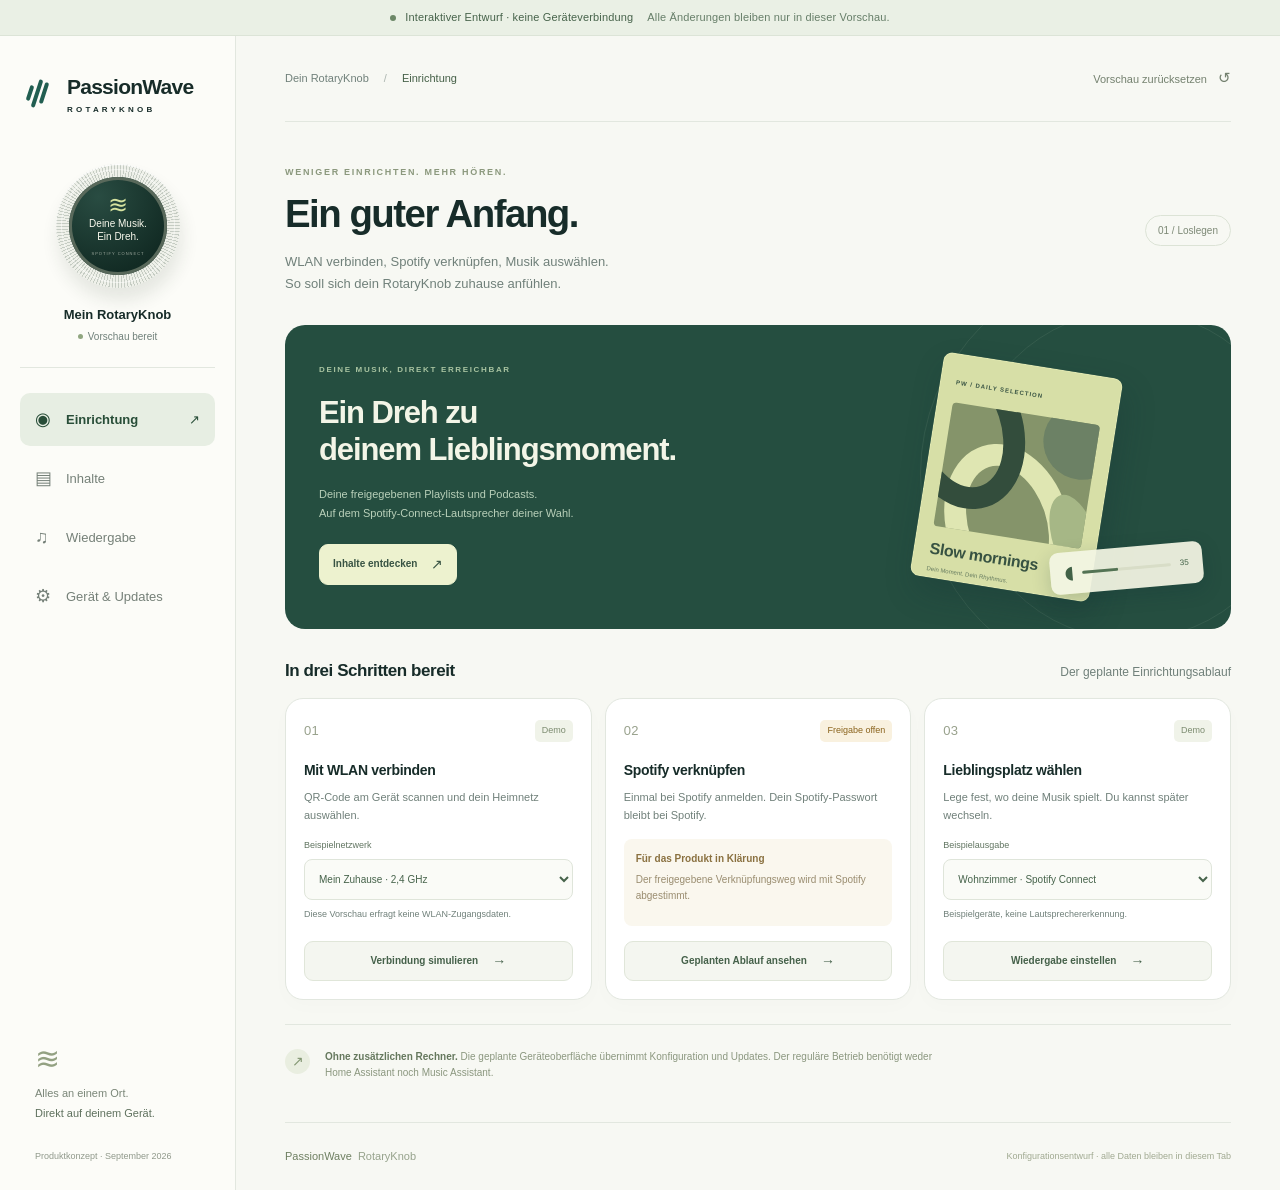
<file: web/index.html>
<!doctype html>
<html lang="de">
<head>
  <meta charset="utf-8">
  <meta name="viewport" content="width=device-width, initial-scale=1">
  <meta name="color-scheme" content="light">
  <title>PassionWave · RotaryKnob</title>
  <link rel="stylesheet" href="styles.css">
  <script src="app.js" defer></script>
</head>
<body>
  <div class="preview-banner"><span class="preview-dot"></span> Interaktiver Entwurf · keine Geräteverbindung <span class="banner-detail">Alle Änderungen bleiben nur in dieser Vorschau.</span></div>
  <div class="shell">
    <aside class="sidebar">
      <a class="brand" href="#einrichtung" aria-label="PassionWave Startseite"><span class="brand-icon" aria-hidden="true"><i></i><i></i><i></i></span><span>PassionWave<span class="brand-subtitle">ROTARYKNOB</span></span></a>
      <div class="device-card"><div class="knob" aria-hidden="true"><div class="knob-screen"><span class="tiny-wave">≋</span><span>Deine Musik.<br>Ein Dreh.</span><small>SPOTIFY CONNECT</small></div></div><div class="device-name" id="sidebar-device-name">Mein RotaryKnob</div><span class="status"><span></span> Vorschau bereit</span></div>
      <nav class="tabs" role="tablist" aria-label="Konfiguration" aria-orientation="vertical">
        <button class="tab active" id="tab-einrichtung" role="tab" aria-selected="true" aria-controls="panel-einrichtung" data-tab="einrichtung"><span class="tab-icon" aria-hidden="true">◉</span> Einrichtung <span class="tab-arrow" aria-hidden="true">↗</span></button>
        <button class="tab" id="tab-inhalte" role="tab" aria-selected="false" aria-controls="panel-inhalte" tabindex="-1" data-tab="inhalte"><span class="tab-icon" aria-hidden="true">▤</span> Inhalte</button>
        <button class="tab" id="tab-wiedergabe" role="tab" aria-selected="false" aria-controls="panel-wiedergabe" tabindex="-1" data-tab="wiedergabe"><span class="tab-icon" aria-hidden="true">♫</span> Wiedergabe</button>
        <button class="tab" id="tab-geraet" role="tab" aria-selected="false" aria-controls="panel-geraet" tabindex="-1" data-tab="geraet"><span class="tab-icon" aria-hidden="true">⚙</span> Gerät & Updates</button>
      </nav>
      <div class="sidebar-bottom"><span class="small-wave" aria-hidden="true">≋</span><p>Alles an einem Ort.<br><strong>Direkt auf deinem Gerät.</strong></p><span class="muted small">Produktkonzept · September 2026</span></div>
    </aside>
    <main>
      <header class="topbar"><span class="breadcrumb">Dein RotaryKnob <span>/</span> <strong id="breadcrumb-page">Einrichtung</strong></span><button class="text-button" id="reset-demo" type="button">Vorschau zurücksetzen <span aria-hidden="true">↺</span></button></header>

      <section id="panel-einrichtung" class="panel" role="tabpanel" aria-labelledby="tab-einrichtung" tabindex="0">
        <div class="page-heading"><div><p class="eyebrow">WENIGER EINRICHTEN. MEHR HÖREN.</p><h1>Ein guter Anfang.</h1><p class="lead">WLAN verbinden, Spotify verknüpfen, Musik auswählen.<br>So soll sich dein RotaryKnob zuhause anfühlen.</p></div><span class="outline-badge">01 / Loslegen</span></div>
        <div class="hero"><div class="hero-copy"><span class="hero-kicker">DEINE MUSIK, DIREKT ERREICHBAR</span><h2>Ein Dreh zu<br>deinem Lieblingsmoment.</h2><p>Deine freigegebenen Playlists und Podcasts.<br>Auf dem Spotify-Connect-Lautsprecher deiner Wahl.</p><button class="button button-light" type="button" data-go="inhalte">Inhalte entdecken <span aria-hidden="true">↗</span></button></div><div class="hero-art" aria-hidden="true"><div class="orbit orbit-one"></div><div class="orbit orbit-two"></div><div class="album-card"><span>PW / DAILY SELECTION</span><div class="album-graphic"><i></i><i></i><i></i><i></i></div><strong>Slow mornings</strong><small>Dein Moment. Dein Rhythmus.</small></div><div class="floating-volume"><span>◖</span><div><i></i></div><strong>35</strong></div></div></div>
        <div class="section-title"><h2>In drei Schritten bereit</h2><span class="muted small">Der geplante Einrichtungsablauf</span></div>
        <div class="setup-grid">
          <article class="card setup-card"><div class="step-top"><span class="step-number">01</span><span class="pill neutral" id="wifi-pill">Demo</span></div><h3>Mit WLAN verbinden</h3><p>QR-Code am Gerät scannen und dein Heimnetz auswählen.</p><label for="wifi-network">Beispielnetzwerk</label><select id="wifi-network"><option>Mein Zuhause · 2,4 GHz</option><option>Studio · 2,4 GHz</option><option>Gastnetz · Demo</option></select><p class="field-hint">Diese Vorschau erfragt keine WLAN-Zugangsdaten.</p><button class="button button-secondary full" type="button" id="simulate-wifi">Verbindung simulieren <span aria-hidden="true">→</span></button></article>
          <article class="card setup-card"><div class="step-top"><span class="step-number">02</span><span class="pill amber">Freigabe offen</span></div><h3>Spotify verknüpfen</h3><p>Einmal bei Spotify anmelden. Dein Spotify-Passwort bleibt bei Spotify.</p><div class="gate-note"><strong>Für das Produkt in Klärung</strong><span>Der freigegebene Verknüpfungsweg wird mit Spotify abgestimmt.</span></div><button class="button button-secondary full" type="button" id="linking-info">Geplanten Ablauf ansehen <span aria-hidden="true">→</span></button></article>
          <article class="card setup-card"><div class="step-top"><span class="step-number">03</span><span class="pill neutral">Demo</span></div><h3>Lieblingsplatz wählen</h3><p>Lege fest, wo deine Musik spielt. Du kannst später wechseln.</p><label for="onboarding-output">Beispielausgabe</label><select id="onboarding-output"><option value="living">Wohnzimmer · Spotify Connect</option><option value="kitchen">Küche · Spotify Connect</option><option value="office">Arbeitszimmer · Spotify Connect</option></select><p class="field-hint">Beispielgeräte, keine Lautsprechererkennung.</p><button class="button button-secondary full" type="button" data-go="wiedergabe">Wiedergabe einstellen <span aria-hidden="true">→</span></button></article>
        </div>
        <div class="quiet-note"><span aria-hidden="true">↗</span><p><strong>Ohne zusätzlichen Rechner.</strong> Die geplante Geräteoberfläche übernimmt Konfiguration und Updates. Der reguläre Betrieb benötigt weder Home Assistant noch Music Assistant.</p></div>
      </section>

      <section id="panel-inhalte" class="panel" role="tabpanel" aria-labelledby="tab-inhalte" tabindex="0" hidden>
        <div class="page-heading"><div><p class="eyebrow">NUR DAS, WAS DU GERNE HÖRST.</p><h1>Deine Auswahl.</h1><p class="lead">Bestimme, welche Inhalte am RotaryKnob erscheinen.</p></div><span class="outline-badge"><span id="content-count">4</span> Einträge</span></div>
        <div class="section-title"><h2>Playlists & Podcasts</h2><span class="pill neutral">Beispielinhalte</span></div>
        <div id="favorites-list" class="favorites-list" aria-label="Freigeschaltete Spotify-Inhalte"></div>
        <form class="card add-card" id="favorite-form"><div><h3>Spotify-Inhalt hinzufügen</h3><p class="muted">Playlist, Podcast oder Episode als Link eintragen.</p></div><div class="form-grid"><div><label for="favorite-title">Anzeigename</label><input id="favorite-title" name="name" placeholder="Zum Beispiel: Mein Feierabend" maxlength="60" required></div><div><label for="favorite-url">Spotify-Link</label><input id="favorite-url" name="url" type="url" placeholder="https://open.spotify.com/playlist/…" maxlength="512" required aria-describedby="favorite-hint"></div></div><p id="favorite-hint" class="field-hint">Nur die lokale Auswahl wird geändert. Spotify-Daten werden nicht abgerufen.</p><div class="form-bottom"><span class="field-error" id="favorite-error" role="alert"></span><button class="button" type="submit">Zur Auswahl hinzufügen <span aria-hidden="true">+</span></button></div></form>
        <div class="section-title radio-heading"><div><h2>Deine Radiosender</h2><p class="muted small">Eine eigene Liste für Webradio.</p></div><a class="text-link" href="https://www.radio-browser.info/" target="_blank" rel="noopener noreferrer">Radio Browser öffnen ↗</a></div>
        <div class="notice"><span class="notice-icon" aria-hidden="true">i</span><p><strong>Radio braucht einen passenden Ausgang.</strong> Webradio-URLs können nicht über Spotify Connect abgespielt werden. Die Liste ist vorgesehen; ein lokaler Audioausgang wird separat geprüft.</p></div>
        <div id="radio-list" class="radio-list" aria-label="Konfigurierte Radiosender"></div>
        <form class="card add-card" id="radio-form"><h3>Sender hinzufügen</h3><div class="form-grid"><div><label for="radio-title">Sendername</label><input id="radio-title" maxlength="60" placeholder="Dein Lieblingssender" required></div><div><label for="radio-url">Direkte Stream-URL</label><input id="radio-url" type="url" maxlength="1024" placeholder="https://stream.example.org/live.mp3" required></div></div><p class="field-hint">Öffentliche HTTP(S)-Adressen. Keine Verbindung oder Audio-Prüfung in dieser Vorschau.</p><div class="form-bottom"><span class="field-error" id="radio-error" role="alert"></span><button class="button button-secondary" type="submit">Sender speichern <span aria-hidden="true">+</span></button></div></form>
      </section>

      <section id="panel-wiedergabe" class="panel" role="tabpanel" aria-labelledby="tab-wiedergabe" tabindex="0" hidden>
        <div class="page-heading"><div><p class="eyebrow">DEIN RAUM. DEIN RHYTHMUS.</p><h1>So klingt dein Zuhause.</h1><p class="lead">Wähle die Ausgabe und passe das Verhalten an.</p></div><span class="outline-badge">Beispielgeräte</span></div>
        <div class="card settings-card"><div class="section-title no-top"><h2>Spotify-Connect-Ausgabe</h2><span class="pill neutral">Simulierte Auswahl</span></div><div class="outputs" id="outputs"><label class="output-card"><input type="radio" name="output" value="living" checked><span class="speaker-icon" aria-hidden="true">▣</span><strong>Wohnzimmer</strong><span>Spotify Connect · Demo</span></label><label class="output-card"><input type="radio" name="output" value="kitchen"><span class="speaker-icon" aria-hidden="true">▣</span><strong>Küche</strong><span>Spotify Connect · Demo</span></label><label class="output-card"><input type="radio" name="output" value="office"><span class="speaker-icon" aria-hidden="true">▣</span><strong>Arbeitszimmer</strong><span>Spotify Connect · Demo</span></label></div><p class="field-hint">Verfügbarkeit und Lautstärkesteuerung hängen später vom tatsächlich verbundenen Gerät ab.</p></div>
        <div class="two-columns"><div class="card settings-card"><h2>Lautstärke</h2><div class="range-setting"><label for="volume-limit">Maximale Lautstärke <output id="volume-limit-value" for="volume-limit">70 %</output></label><input id="volume-limit" type="range" min="10" max="100" step="5" value="70"><div class="range-labels"><span>10 %</span><span>100 %</span></div></div><div class="range-setting"><label for="preview-volume">Lautstärke-Vorschau <output id="preview-volume-value" for="preview-volume">35 %</output></label><input id="preview-volume" type="range" min="0" max="70" step="5" value="35"><div class="range-labels"><span>Leise</span><span id="preview-volume-max">70 %</span></div></div><p class="field-hint">Die Lautstärke-Vorschau veranschaulicht das Limit und ist keine gespeicherte Einstellung. Das Limit gilt für Befehle dieses Reglers. Andere Spotify-Apps können die Lautstärke weiterhin ändern.</p></div><div class="card settings-card"><h2>Beim Abspielen</h2><label class="switch-row" for="resume"><span><strong>Bei manuellem Start fortsetzen</strong><small>Erst nach Play; beim Einschalten bleibt die Musik aus.</small></span><input class="switch" type="checkbox" id="resume" checked></label><label class="switch-row" for="shuffle"><span><strong>Zufällige Reihenfolge</strong><small>Für neu gestartete Playlists.</small></span><input class="switch" type="checkbox" id="shuffle"></label><p class="field-hint">Die verfügbaren Wiedergabefunktionen hängen vom freigegebenen Spotify-Zugang und der Ausgabe ab.</p></div></div>
        <div class="card optional-card"><span class="headphone-icon" aria-hidden="true">∩</span><div><h3>Kopfhörer am RotaryKnob</h3><p>Die Klinkenbuchse ist als Erweiterung in Prüfung. Audio-Hardware, Klang und Spotify-Freigabe müssen bestätigt werden.</p></div><span class="pill amber">Noch nicht verfügbar</span></div>
        <div class="save-row"><span class="muted small">Änderungen gelten nur während dieser Vorschau.</span><button class="button" type="button" data-save>Demo-Einstellungen übernehmen <span aria-hidden="true">✓</span></button></div>
      </section>

      <section id="panel-geraet" class="panel" role="tabpanel" aria-labelledby="tab-geraet" tabindex="0" hidden>
        <div class="page-heading"><div><p class="eyebrow">KLEINE DETAILS, GROSSE FREUDE.</p><h1>Ganz nach deinem Gefühl.</h1><p class="lead">Passe deinen RotaryKnob an und halte ihn aktuell.</p></div><span class="outline-badge">Geräteeinstellungen</span></div>
        <div class="two-columns"><form class="card settings-card" id="device-form"><h2>Dein Gerät</h2><label for="device-name">Gerätename</label><input id="device-name" value="Mein RotaryKnob" maxlength="40" required><label for="timezone">Zeitzone</label><select id="timezone"><option value="Europe/Berlin">Berlin · Europa</option><option value="Europe/London">London · Europa</option><option value="America/New_York">New York · Amerika</option><option value="UTC">UTC</option></select><div class="range-setting"><label for="brightness">Displayhelligkeit <output id="brightness-value" for="brightness">80 %</output></label><input id="brightness" type="range" min="10" max="100" step="5" value="80"></div><button class="button button-secondary" type="submit">Demo-Gerät speichern <span aria-hidden="true">✓</span></button></form><div class="card settings-card"><h2>Bedienung & Ruhe</h2><label class="switch-row" for="haptics"><span><strong>Haptisches Feedback</strong><small>Spürbare Rückmeldung bei der Bedienung.</small></span><input id="haptics" class="switch" type="checkbox" checked></label><label class="switch-row" for="auto-dim"><span><strong>Display automatisch dimmen</strong><small>Weniger Licht, wenn du nichts bedienst.</small></span><input id="auto-dim" class="switch" type="checkbox" checked></label><label for="display-sleep">Display-Ruhe nach</label><select id="display-sleep"><option value="30">30 Sekunden</option><option value="60" selected>1 Minute</option><option value="120">2 Minuten</option><option value="300">5 Minuten</option></select><p class="field-hint">Eine Berührung oder Drehung weckt das Display.</p></div></div>
        <div class="section-title"><h2>Updates ohne Kabel</h2><span class="pill neutral">Ablauf-Simulation</span></div>
        <article class="card update-card"><div class="update-header"><div><p class="eyebrow">FIRMWARE</p><h3>Immer ein Stück besser.</h3><p class="muted">Ein gemeinsames Update für beide Prozessoren.</p></div><label class="channel-label" for="update-channel">Updatekanal<select id="update-channel"><option value="stable">Stabil</option><option value="beta">Beta · Testversionen</option></select></label></div><div class="version-grid"><div><span>Begleitprozessor</span><strong id="companion-version">Demo 0.1.0</strong><small>ESP32</small></div><div><span>Display & Steuerung</span><strong id="display-version">Demo 0.1.0</strong><small>ESP32-S3</small></div><div><span>Nächste Beispielversion</span><strong>Demo 0.2.0</strong><small>Kein echtes Firmwarepaket</small></div></div><div class="update-explainer"><strong>Erst prüfen, dann aktualisieren.</strong><p>Geplant sind signierte Pakete, Kompatibilitätsprüfung und Rückkehr zur vorherigen Firmware bei einem fehlgeschlagenen Start.</p></div><ol class="ota-steps" id="ota-steps"><li data-phase="verify"><span>1</span><div><strong>Paket prüfen</strong><small>Signatur, Gerät und Versionen</small></div><b>Bereit</b></li><li data-phase="companion"><span>2</span><div><strong>Begleitprozessor</strong><small>Übertragen, starten, selbst testen</small></div><b>Wartet</b></li><li data-phase="display"><span>3</span><div><strong>Display & Steuerung</strong><small>S3 aktualisiert seinen zweiten App-Slot</small></div><b>Wartet</b></li><li data-phase="complete"><span>4</span><div><strong>Wieder bereit</strong><small>Gemeinsamen Zustand bestätigen</small></div><b>Wartet</b></li></ol><div class="ota-status" id="ota-status" role="status" aria-live="polite">Die Simulation ist bereit. Es wird nichts heruntergeladen oder installiert.</div><div class="update-actions"><label class="checkbox-label"><input type="checkbox" id="simulate-failure">Unterbrechung beim Begleitprozessor simulieren</label><button class="button" id="start-ota" type="button">Update-Ablauf simulieren <span aria-hidden="true">↗</span></button></div></article>
        <div class="card upload-card"><div><h3>Update aus Datei</h3><p>Geplanter zweiter Weg: ein signiertes Gesamtpaket hochladen und über denselben Prüfablauf installieren.</p></div><button class="button button-secondary" id="upload-info" type="button">Geplanten Datei-Import ansehen</button></div>
      </section>
      <footer><span>PassionWave <strong>RotaryKnob</strong></span><span>Konfigurationsentwurf · alle Daten bleiben in diesem Tab</span></footer>
    </main>
  </div>
  <div class="toast" id="toast" role="status" aria-live="polite" hidden></div>
  <dialog id="info-dialog" aria-labelledby="dialog-title"><button class="dialog-close" type="button" aria-label="Dialog schließen">×</button><p class="eyebrow">GEPLANTER PRODUKTABLAUF</p><h2 id="dialog-title"></h2><div id="dialog-body"></div><button class="button dialog-ok" type="button">Verstanden</button></dialog>
  <dialog id="edit-dialog" aria-labelledby="edit-title"><button class="dialog-close edit-close" type="button" aria-label="Bearbeitung schließen">×</button><p class="eyebrow">DEINE DEMO-AUSWAHL</p><h2 id="edit-title">Eintrag bearbeiten</h2><form id="edit-form"><label for="edit-name">Anzeigename</label><input id="edit-name" maxlength="60" required><label for="edit-url" style="margin-top:18px">Link oder Stream-URL</label><input id="edit-url" type="url" maxlength="1024"><p class="field-hint" id="edit-hint"></p><p class="field-error" id="edit-error" role="alert"></p><button class="button dialog-ok" type="submit">Änderungen übernehmen</button></form></dialog>
</body>
</html>
</file>
<file: web/styles.css>
:root{--ink:#172c29;--muted:#70807a;--teal:#215e51;--teal-dark:#18463d;--line:#e2e7df;--paper:#f7f8f3;--white:#fff;--soft:#edf3ec;--amber:#8a631d;--radius:18px;--shadow:0 6px 20px #203c2b04}*{box-sizing:border-box}html{scroll-behavior:smooth}body{margin:0;background:var(--paper);color:var(--ink);font-family:-apple-system,BlinkMacSystemFont,"Segoe UI",sans-serif;font-size:14px;line-height:1.5}button,input,select{font:inherit}button,a,input,select{touch-action:manipulation}button,a{ -webkit-tap-highlight-color:transparent}button{cursor:pointer}button:disabled{cursor:wait;opacity:.65}a{color:inherit}button:focus-visible,a:focus-visible,input:focus-visible,select:focus-visible,[tabindex]:focus-visible{outline:3px solid #c88a3a;outline-offset:3px}[hidden]{display:none!important}h1,h2,h3,p{margin:0}h1{font-size:clamp(30px,3vw,43px);font-weight:650;letter-spacing:-1.5px;line-height:1.18}h2{font-size:21px;line-height:1.35;letter-spacing:-.45px;font-weight:650}h3{font-size:18px;line-height:1.35;letter-spacing:-.3px;font-weight:650}p{line-height:1.6}.muted{color:var(--muted)}.small{font-size:12px}.preview-banner{background:#eaf0e5;border-bottom:1px solid #dce4d7;display:flex;align-items:center;justify-content:center;gap:9px;padding:9px 20px;font-size:11px;letter-spacing:.15px;color:#47634b;min-height:36px}.preview-dot{width:6px;height:6px;border-radius:50%;background:#6c8767}.banner-detail{opacity:.8;margin-left:5px}.shell{display:grid;grid-template-columns:236px minmax(0,1fr);max-width:1660px;margin:auto;min-height:calc(100vh - 36px)}.sidebar{border-right:1px solid var(--line);padding:35px 20px 25px;background:#fcfcf8;display:flex;flex-direction:column;align-items:stretch}.brand{display:flex;gap:10px;align-items:center;text-decoration:none;font-size:21px;font-weight:700;letter-spacing:-.75px;margin-left:8px}.brand-subtitle{display:block;font-size:8px;letter-spacing:3.2px;font-weight:650;padding-top:1px}.brand-icon{display:flex;gap:3px;align-items:center;width:29px;height:32px}.brand-icon i{display:block;width:4px;border-radius:5px;background:var(--teal);height:16px;transform:rotate(18deg)}.brand-icon i:nth-child(2){height:29px}.brand-icon i:nth-child(3){height:22px}.device-card{text-align:center;margin:33px 0 25px;padding:15px 0 22px;border-bottom:1px solid var(--line)}.knob{width:124px;height:124px;border-radius:50%;padding:13px;margin:0 auto 17px;background:repeating-conic-gradient(from 0deg,#c5ccc3 0deg 1deg,#eef0e9 1deg 3deg);box-shadow:0 13px 17px #2337221b,0 1px 1px #fff inset;position:relative;transform:rotate(-10deg)}.knob:before{content:"";position:absolute;inset:5px;border:1px solid #fff8;border-radius:50%}.knob-screen{height:100%;width:100%;border-radius:50%;background:radial-gradient(circle at 30% 20%,#294c42,#122b24 75%);color:#f9f9ed;display:flex;flex-direction:column;align-items:center;justify-content:center;font-size:10px;line-height:1.3;transform:rotate(10deg);box-shadow:inset 0 0 0 3px #59695b}.tiny-wave{color:#d6e3a0;font-size:24px;line-height:20px;margin-bottom:2px}.knob-screen small{font-size:4px;letter-spacing:1px;margin-top:8px;opacity:.6}.device-name{font-size:13px;font-weight:650;overflow-wrap:anywhere}.status{font-size:10px;color:var(--muted);display:inline-flex;align-items:center;gap:5px;margin-top:5px}.status span{width:5px;height:5px;border-radius:50%;background:#90a680}.tabs{display:flex;flex-direction:column;gap:6px}.tab{border:0;border-radius:10px;background:transparent;color:#758078;font-size:13px;display:flex;gap:12px;padding:13px 15px;align-items:center;min-height:46px;text-align:left}.tab.active{background:#e7eee3;color:#284d38;font-weight:650}.tab:hover{background:#eff2e9}.tab-icon{font-size:18px;width:19px;font-weight:400}.tab-arrow{margin-left:auto;font-weight:400}.sidebar-bottom{margin-top:auto;padding:65px 15px 0}.small-wave{font-size:30px;color:#93a182}.sidebar-bottom p{font-size:11px;line-height:1.8;margin:3px 0 20px;color:#7a8678}.sidebar-bottom strong{color:#5e705d;font-weight:500}.sidebar-bottom .small{font-size:9px;color:#90998b}main{padding:0 49px;max-width:1320px;width:100%;margin:auto}.topbar{height:86px;display:flex;align-items:center;justify-content:space-between;border-bottom:1px solid var(--line);gap:18px}.breadcrumb{font-size:11px;color:var(--muted)}.breadcrumb span{padding:0 12px;opacity:.55}.breadcrumb strong{font-weight:500;color:#456047}.text-button{background:none;border:0;color:#74816f;font-size:11px;padding:10px 0}.text-button span{font-size:15px;margin-left:8px}.text-button:hover{color:var(--teal)}.page-heading{display:flex;align-items:center;justify-content:space-between;gap:24px;margin:43px 0 29px}.eyebrow{font-size:9px;font-weight:650;letter-spacing:1.7px;color:#8b987d;margin-bottom:12px}.lead{color:var(--muted);font-size:13px;margin-top:14px;line-height:1.75}.outline-badge{display:inline-flex;gap:4px;align-items:center;flex-shrink:0;font-size:10px;border:1px solid #dce3d6;border-radius:24px;padding:7px 12px;color:#7d8976}.hero{display:grid;grid-template-columns:1.2fr 1fr;min-height:304px;background:#254e40;color:#f3f5e7;border-radius:20px;overflow:hidden;position:relative}.hero-copy{padding:32px 34px 31px;z-index:1}.hero-kicker{font-size:8px;letter-spacing:1.65px;color:#a9c4a1;font-weight:650}.hero h2{font-size:31px;letter-spacing:-1.1px;line-height:1.19;margin-top:17px;font-weight:550}.hero-copy p{font-size:11px;color:#b9d0b9;line-height:1.7;margin:16px 0 22px}.button{border:1px solid var(--teal);border-radius:9px;background:var(--teal);color:#fff;display:inline-flex;align-items:center;justify-content:center;gap:14px;padding:11px 16px;font-size:11px;font-weight:600;min-height:40px;line-height:1.45;transition:background .15s,transform .15s}.button:hover{background:var(--teal-dark)}.button:active{transform:translateY(1px)}.button span{font-size:14px;font-weight:400}.button-secondary{color:#45614a;background:#f4f6f0;border-color:#e0e6d9}.button-secondary:hover{background:#e8eee1}.button-light{background:#edf2cf;border-color:#edf2cf;color:#385343;padding:9px 13px;min-height:36px;font-size:10px}.button-light:hover{background:#fffce5}.full{width:100%}.hero-art{position:relative;min-width:0;display:flex;align-items:center;justify-content:center}.orbit{position:absolute;width:330px;height:330px;border:1px solid #9eb99c20;border-radius:50%;right:-65px;top:-15px}.orbit-two{width:420px;height:420px;right:-109px;top:-61px}.album-card{width:181px;height:226px;background:#d7dfa7;border:1px solid #eff3c360;border-radius:9px;padding:15px;transform:rotate(9deg);box-shadow:6px 14px 30px #122f3340;color:#375242;position:relative}.album-card>span{font-size:6px;font-weight:600;letter-spacing:1px}.album-card strong{display:block;font-size:16px;margin-top:11px;font-weight:600;letter-spacing:-.4px}.album-card small{display:block;font-size:6px;opacity:.7;margin-top:4px}.album-graphic{height:125px;margin-top:12px;position:relative;overflow:hidden;border-radius:4px;background:#85946a;display:flex;align-items:center;justify-content:center}.album-graphic i{position:absolute;width:122px;height:164px;border:22px solid #dfe6b2;transform:rotate(-27deg);border-radius:100%;left:12px;top:30px}.album-graphic i:nth-child(2){width:77px;height:77px;background:#6c8165;border:0;left:95px;top:-20px}.album-graphic i:nth-child(3){border-color:#334d3c;left:-48px;top:-57px}.album-graphic i:nth-child(4){height:94px;width:35px;transform:rotate(-27deg);border-color:#a6b786;left:120px;top:70px}.floating-volume{position:absolute;bottom:40px;right:28px;width:153px;display:flex;gap:9px;align-items:center;background:#f4f6e4ed;color:#416146;border-radius:9px;box-shadow:0 6px 19px #092c3530;padding:12px 14px;transform:rotate(-5deg)}.floating-volume>span{font-size:18px;line-height:1}.floating-volume>div{height:3px;background:#d8ddc7;border-radius:4px;flex:1}.floating-volume i{height:3px;background:#537354;width:40%;display:block;border-radius:4px}.floating-volume strong{font-size:8px;font-weight:500}.section-title{display:flex;justify-content:space-between;align-items:center;gap:18px;margin:31px 0 15px}.section-title h2{font-size:17px}.no-top{margin-top:0}.setup-grid{display:grid;grid-template-columns:repeat(3,minmax(0,1fr));gap:13px}.card{border:1px solid var(--line);background:var(--white);border-radius:var(--radius);box-shadow:var(--shadow)}.setup-card{padding:21px 18px 18px;display:flex;flex-direction:column;min-width:0}.step-top{display:flex;align-items:center;justify-content:space-between;margin-bottom:19px}.step-number{font-size:13px;color:#98a18c;letter-spacing:.3px}.pill{font-size:9px;border-radius:5px;padding:4px 7px;white-space:nowrap;display:inline-block}.neutral{background:#f0f3e9;color:#7c8b70}.amber{background:#f9f1df;color:var(--amber)}.green{background:#e6f0e7;color:#3d7856}.setup-card h3{font-size:14px;margin-bottom:8px}.setup-card>p{font-size:11px;color:var(--muted);line-height:1.65;margin-bottom:15px}.setup-card .field-hint{font-size:9px;margin-top:7px;margin-bottom:18px}.setup-card .button{margin-top:auto;font-size:10px;padding:9px 10px}.setup-card label{font-size:9px}.setup-card select{font-size:10px;padding:10px 27px 10px 10px}.gate-note{padding:12px;background:#faf7ee;border-radius:8px;margin:0 0 15px;min-height:87px}.gate-note strong{display:block;font-size:10px;color:#8a7140;font-weight:600;margin-bottom:6px}.gate-note span{font-size:10px;line-height:1.65;color:#9a8d70;display:block}label{display:block;font-size:11px;color:#617561;margin:0 0 7px;font-weight:500}input:not([type=checkbox],[type=range],[type=radio]),select{display:block;width:100%;border:1px solid #dfe5da;border-radius:8px;background:#fafbf7;color:#46634b;padding:11px 12px;min-height:41px;font-size:12px}input::placeholder{color:#a0ac99;opacity:1}select{padding-right:25px}input:focus,select:focus{border-color:#6b9b86}.field-hint{font-size:10px;color:#95a08d;line-height:1.65;margin-top:8px}.quiet-note{display:flex;gap:15px;border-top:1px solid var(--line);padding:24px 0 12px;margin-top:24px;color:#8b977f}.quiet-note>span{width:25px;height:25px;background:#e9eee0;color:#839773;border-radius:50%;display:grid;place-items:center;flex-shrink:0;font-size:14px}.quiet-note p{font-size:10px;max-width:630px}.quiet-note strong{font-weight:600;color:#65785d}footer{border-top:1px solid var(--line);display:flex;align-items:center;justify-content:space-between;gap:18px;padding:25px 0;margin-top:29px;font-size:9px;color:#a0a991}footer>span:first-child{font-size:11px;color:#6e7f61}footer strong{font-weight:400;opacity:.7;margin-left:3px}.favorites-list{display:grid;gap:11px}.favorite-row{display:flex;align-items:center;gap:15px;border:1px solid var(--line);border-radius:12px;background:var(--white);padding:15px 17px;min-width:0}.favorite-art{height:50px;width:50px;flex-shrink:0;background:#dae3b3;border-radius:7px;display:grid;place-items:center;color:#708154;font-size:28px}.favorite-row:nth-child(2n) .favorite-art{background:#e7d2b2;color:#a98254}.favorite-row:nth-child(3n) .favorite-art{background:#d4e3df;color:#6c9a8d}.favorite-details{min-width:0;flex:1}.favorite-details strong{font-size:13px;display:block;overflow-wrap:anywhere}.favorite-details p{font-size:10px;color:var(--muted);margin-top:3px;overflow-wrap:anywhere}.favorite-actions{display:flex;gap:8px;align-items:center}.icon-button{height:35px;min-width:35px;padding:4px 8px;border:1px solid #e4e9df;border-radius:7px;background:#f8faf5;color:#7b8a70;font-size:14px}.icon-button:hover{background:#edf1e6}.icon-button.danger:hover{color:#964f43;background:#f7ede8}.switch{appearance:none;width:34px;height:20px;border-radius:20px;position:relative;background:#d9ded4;cursor:pointer;flex-shrink:0;border:0;display:block;margin:0;transition:background .15s}.switch:after{content:"";display:block;width:14px;height:14px;border-radius:50%;position:absolute;left:3px;top:3px;background:white;box-shadow:0 1px 3px #22361125;transition:transform .15s}.switch:checked{background:#4f7960}.switch:checked:after{transform:translateX(14px)}.add-card{padding:23px 25px;margin-top:18px}.add-card h3{font-size:15px;margin-bottom:5px}.add-card>.muted,.add-card>div>p{font-size:11px}.form-grid{display:grid;grid-template-columns:1fr 1.7fr;gap:16px;margin-top:19px}.form-bottom{display:flex;justify-content:flex-end;align-items:center;gap:15px;margin-top:17px}.field-error{font-size:11px;color:#a44f3c;flex:1}.radio-heading{margin-top:40px}.text-link{font-size:11px;color:#678466;text-decoration:none}.text-link:hover{text-decoration:underline}.notice{display:flex;gap:12px;background:#f2f0e5;padding:15px 19px;border:1px solid #e7e3d4;border-radius:11px;color:#8b805e;margin-bottom:17px}.notice-icon{height:18px;width:18px;border:1px solid #b0a88b;border-radius:50%;flex-shrink:0;display:grid;place-items:center;font-family:Georgia,serif;font-size:12px;margin-top:3px}.notice p{font-size:11px}.notice strong{font-weight:600;color:#7e7557}.radio-list{display:grid;gap:10px}.radio-row{border:1px solid var(--line);padding:16px 18px;border-radius:11px;background:white;display:flex;align-items:center;gap:13px}.radio-row .favorite-art{width:40px;height:40px;font-size:18px;background:#e7ece0}.radio-row .favorite-details p{overflow:hidden;text-overflow:ellipsis;white-space:nowrap}.two-columns{display:grid;grid-template-columns:1fr 1fr;gap:17px;margin-top:18px}.settings-card{padding:25px;min-width:0}.settings-card h2{font-size:17px;margin-bottom:22px}.settings-card>label:not(.switch-row){margin-top:20px}.settings-card>h2+label{margin-top:0}.outputs{display:grid;grid-template-columns:repeat(3,1fr);gap:13px}.output-card{position:relative;display:flex;flex-direction:column;align-items:flex-start;gap:5px;padding:20px 16px;border:1px solid var(--line);border-radius:12px;cursor:pointer;background:#fbfcf8;margin:0;min-width:0}.output-card:has(input:checked){border-color:#638570;background:#edf3e8;box-shadow:0 0 0 1px #638570}.output-card input{position:absolute;right:12px;top:12px;accent-color:#476c50;width:15px;height:15px}.output-card strong{font-size:12px;font-weight:600;margin-top:5px}.output-card>span:not(.speaker-icon){font-size:9px;color:#8a987f}.speaker-icon{font-size:28px;color:#7c9273;line-height:1}.range-setting{margin-top:24px}.range-setting label{display:flex;justify-content:space-between;gap:10px;margin-bottom:15px}.range-setting output{color:#436b4c;font-weight:600}.range-setting input{width:100%;accent-color:#5c815d;cursor:pointer;height:5px;margin:0}.range-labels{display:flex;justify-content:space-between;font-size:9px;color:#9aaa8d;margin-top:7px}.switch-row{display:flex;justify-content:space-between;align-items:center;gap:18px;padding:18px 0;border-bottom:1px solid #edf0e8;margin:0;font-weight:400}.switch-row:first-of-type{padding-top:0}.switch-row strong{display:block;font-size:12px;font-weight:500;color:#4b694d}.switch-row small{display:block;font-size:10px;color:#97a38b;margin-top:4px}.optional-card{display:flex;align-items:center;gap:20px;padding:22px 25px;margin-top:18px;background:#fafbf7}.optional-card h3{font-size:14px}.optional-card p{font-size:11px;color:#8a9680;margin-top:5px;max-width:590px}.optional-card>.pill{margin-left:auto}.headphone-icon{width:43px;height:43px;border:1px solid #dbe3d3;border-radius:50%;display:grid;place-items:center;font-size:29px;color:#819875;flex-shrink:0}.save-row{display:flex;gap:20px;align-items:center;justify-content:space-between;margin-top:25px}.update-card{padding:25px}.update-header{display:flex;justify-content:space-between;gap:24px;align-items:center}.update-header h3{font-size:25px;letter-spacing:-.8px}.update-header .eyebrow{margin-bottom:8px}.update-header p.muted{font-size:11px;margin-top:8px}.channel-label{width:155px;flex-shrink:0;font-size:10px}.channel-label select{margin-top:6px;font-size:11px}.version-grid{display:grid;grid-template-columns:repeat(3,1fr);margin:25px 0;border:1px solid var(--line);border-radius:11px;overflow:hidden}.version-grid>div{padding:16px 18px;background:#fafbf7;border-right:1px solid var(--line)}.version-grid>div:last-child{border:0}.version-grid span{font-size:10px;color:#7b8d71;display:block}.version-grid strong{font-size:14px;color:#436246;font-weight:600;display:block;margin-top:7px}.version-grid small{font-size:9px;color:#98a38d;display:block;margin-top:3px}.update-explainer{font-size:11px;color:#7b8b70}.update-explainer strong{color:#536e50;font-weight:600}.update-explainer p{margin-top:5px}.ota-steps{padding:0;margin:23px 0;list-style:none;border-top:1px solid var(--line)}.ota-steps li{padding:15px 0;border-bottom:1px solid var(--line);display:flex;gap:12px;align-items:center;color:#a1ab95}.ota-steps li>span{width:25px;height:25px;border:1px solid #e0e6d7;border-radius:50%;display:grid;place-items:center;font-size:10px;flex-shrink:0}.ota-steps strong{display:block;font-size:11px;font-weight:500;color:#687c5d}.ota-steps small{display:block;font-size:9px;margin-top:3px}.ota-steps b{font-size:9px;font-weight:400;margin-left:auto}.ota-steps li.running>span{background:#f0ecd9;border-color:#d9cda8;color:#9f8438}.ota-steps li.done>span{background:#e6efe0;border-color:#cedec0;color:#618044}.ota-steps li.failed>span{background:#f6e6de;border-color:#eac7b8;color:#a16145}.ota-steps li.running b{color:#9f8438}.ota-steps li.done b{color:#618044}.ota-steps li.failed b{color:#a16145}.ota-status{background:#f2f5ec;color:#7b8d6b;font-size:11px;border-radius:8px;padding:12px 15px;margin-bottom:18px;min-height:41px}.update-actions{display:flex;gap:20px;justify-content:space-between;align-items:center}.checkbox-label{font-size:10px;font-weight:400;display:flex;align-items:center;gap:8px;color:#89967b;margin:0}.checkbox-label input{accent-color:#5c815d;width:15px;height:15px;flex-shrink:0}.upload-card{padding:23px 25px;margin-top:18px;display:flex;align-items:center;gap:20px;justify-content:space-between}.upload-card h3{font-size:14px}.upload-card p{font-size:11px;color:#8a987f;max-width:520px;margin-top:6px}.upload-card button{flex-shrink:0;font-size:10px}.toast{position:fixed;bottom:25px;left:50%;transform:translateX(-50%);max-width:calc(100vw - 35px);width:max-content;padding:13px 21px;border-radius:11px;background:#244d3f;color:#f1f6e7;box-shadow:0 8px 40px #123b3730;font-size:12px;z-index:5}dialog{border:1px solid #dfe7d7;border-radius:20px;max-width:520px;width:calc(100vw - 35px);padding:35px;background:#fcfdf8;color:var(--ink);box-shadow:0 25px 90px #123b3730}dialog::backdrop{background:#173b334f;backdrop-filter:blur(3px)}.dialog-close{position:absolute;right:14px;top:10px;background:none;border:0;padding:4px 8px;color:#8c9a7e;font-size:25px}dialog h2{margin-bottom:16px;font-size:24px}dialog p{font-size:12px;color:#718564;line-height:1.8;margin-bottom:12px}dialog ol{font-size:12px;color:#62775a;padding-left:20px;line-height:1.8}dialog li{padding-left:4px;margin-bottom:9px}.dialog-ok{margin-top:17px}.empty-note{font-size:12px;color:#8a977e;padding:25px;text-align:center;border:1px dashed #dce4d2;border-radius:10px}.sr-only{position:absolute;width:1px;height:1px;padding:0;margin:-1px;overflow:hidden;clip:rect(0,0,0,0);white-space:nowrap;border:0}
@media(min-width:1500px){main{padding:0 67px}.hero{min-height:326px}.hero-copy{padding:39px}.hero-art{padding-right:35px}.floating-volume{right:62px;bottom:45px}.hero h2{font-size:36px}}
@media(max-width:1150px){.shell{grid-template-columns:209px minmax(0,1fr)}.sidebar{padding:32px 15px 20px}.brand{font-size:19px;margin-left:4px}main{padding:0 28px}.setup-grid{gap:10px}.setup-card{padding:17px 13px 14px}.setup-card select{font-size:9px}.setup-card h3{font-size:13px}.hero-copy{padding:29px}.hero-art .album-card{transform:rotate(9deg) scale(.91)}.floating-volume{right:12px;bottom:34px}.hero h2{font-size:29px}.tab{padding:12px 11px;font-size:12px}.optional-card{flex-wrap:wrap}.optional-card>.pill{margin-left:63px}.settings-card{padding:22px}.outputs{gap:10px}.output-card{padding:18px 13px}.update-actions{align-items:flex-start;flex-direction:column}.version-grid>div{padding:15px 12px}.upload-card{align-items:flex-start;flex-direction:column}.favorite-row{gap:10px;padding:14px}.favorite-actions{gap:5px}}
@media(max-width:900px){.shell{grid-template-columns:179px minmax(0,1fr)}.sidebar{padding:28px 11px}.brand{font-size:16px;gap:7px}.brand-icon{width:25px;gap:3px}.brand-icon i{width:3px}.brand-subtitle{font-size:7px;letter-spacing:2.5px}.tab{font-size:11px;gap:7px;padding:12px 8px}.device-name{font-size:11px}.sidebar-bottom{padding:65px 7px 0}main{padding:0 22px}.page-heading{align-items:flex-start}.page-heading>.outline-badge{display:none}.hero{grid-template-columns:1fr .8fr}.hero h2{font-size:26px}.hero-copy{padding:25px 22px}.hero-copy p{font-size:10px}.hero-art{margin-right:-25px}.hero-art .album-card{transform:rotate(9deg) scale(.79)}.floating-volume{right:21px;width:120px;bottom:51px}.setup-grid{grid-template-columns:1fr}.setup-card{padding:21px;display:grid;grid-template-columns:1fr 1fr;column-gap:24px}.step-top{grid-column:1 / -1;margin-bottom:10px}.setup-card h3{font-size:15px}.setup-card>h3,.setup-card>p:first-of-type{grid-column:1;grid-row:auto}.setup-card>p:first-of-type{margin-bottom:0}.setup-card>label{grid-column:2;grid-row:2;margin-bottom:5px}.setup-card>select{grid-column:2;grid-row:3;align-self:start;font-size:11px}.setup-card>.field-hint{grid-column:2;margin-bottom:13px}.setup-card>.button{grid-column:2;grid-row:5;font-size:10px}.setup-card .gate-note{grid-column:2;grid-row:2 / 5;margin-bottom:12px;min-height:auto}.section-title .small{font-size:10px}.two-columns{grid-template-columns:1fr}.outputs{grid-template-columns:1fr}.output-card{padding:15px;display:grid;grid-template-columns:31px 1fr;gap:0 10px;align-items:center}.speaker-icon{grid-row:1 / 3}.output-card strong{margin-top:0}.output-card>span:not(.speaker-icon){margin-top:4px}.output-card input{top:23px}.form-grid{grid-template-columns:1fr}.favorite-row{flex-wrap:wrap}.favorite-actions{margin-left:auto}.favorite-details{min-width:170px}.favorite-row .favorite-actions{padding-left:60px}.version-grid{grid-template-columns:1fr}.version-grid>div{border-right:0;border-bottom:1px solid var(--line);display:grid;grid-template-columns:1fr auto;gap:4px 15px}.version-grid strong{margin:0}.version-grid small{grid-column:1 / -1;margin:0}.save-row{flex-direction:column;align-items:flex-start}.radio-heading{align-items:flex-start}.radio-heading .text-link{max-width:120px;text-align:right}footer{align-items:flex-start;flex-direction:column;gap:7px}}
@media(max-width:640px){.preview-banner{font-size:10px;padding:8px 10px;min-height:32px}.banner-detail{display:none}.shell{display:block;min-height:calc(100vh - 32px)}.sidebar{padding:20px 18px 0;border-right:0;border-bottom:1px solid var(--line);background:#fcfcf8}.brand{font-size:21px;margin:0 0 19px}.brand-subtitle{font-size:7px;letter-spacing:3.4px}.brand-icon{width:27px}.brand-icon i{width:4px}.device-card,.sidebar-bottom{display:none}.tabs{flex-direction:row;gap:7px;justify-content:space-between}.tab{display:flex;flex-direction:column;gap:3px;flex:1;border-radius:8px 8px 0 0;padding:9px 3px 11px;font-size:10px;white-space:nowrap;justify-content:center}.tab-icon{font-size:18px;text-align:center;width:auto;height:24px}.tab-arrow{display:none}main{padding:0 18px}.topbar{height:60px;gap:5px}.breadcrumb{font-size:10px}.breadcrumb span{padding:0 6px}.text-button{font-size:9px}.text-button span{margin-left:3px}.page-heading{margin:29px 0 23px}.eyebrow{font-size:8px;letter-spacing:1.3px;margin-bottom:10px}h1{font-size:31px;letter-spacing:-1.1px}.lead{font-size:12px;margin-top:12px}.lead br{display:none}.hero{min-height:305px;grid-template-columns:1fr .65fr;border-radius:16px}.hero-copy{padding:26px 0 27px 22px}.hero h2{font-size:25px;line-height:1.23;margin-top:20px}.hero-kicker{font-size:6px;letter-spacing:1.3px;white-space:nowrap}.hero-copy p{font-size:9px;max-width:180px}.hero-copy p br{display:none}.hero-art{margin-right:-44px}.hero-art .album-card{transform:rotate(10deg) scale(.65);margin-left:-20px;margin-top:-15px;flex-shrink:0}.floating-volume{width:109px;padding:9px 10px;right:45px;bottom:65px;transform:rotate(-4deg)}.orbit{right:-143px;top:-14px}.orbit-two{right:-187px;top:-59px}.button-light{font-size:9px;padding:9px 11px;min-height:35px;gap:7px}.section-title{margin-top:25px;gap:12px}.section-title h2{font-size:16px}.section-title>.small{font-size:9px;max-width:123px;text-align:right}.setup-grid{gap:13px}.setup-card{padding:21px;display:flex}.step-top{margin-bottom:17px}.setup-card h3{font-size:16px}.setup-card>p:first-of-type{font-size:12px;margin-bottom:16px}.setup-card label{font-size:10px}.setup-card select{font-size:11px}.setup-card>.field-hint{font-size:10px;margin-bottom:18px}.setup-card>.button{font-size:11px}.gate-note{margin:0 0 16px}.gate-note strong,.gate-note span{font-size:11px}.quiet-note{margin-top:23px;padding-top:21px}.quiet-note p{font-size:10px}.favorites-list{gap:10px}.favorite-row{padding:14px;gap:12px}.favorite-art{height:44px;width:44px}.favorite-details{min-width:145px}.favorite-details strong{font-size:12px}.favorite-row .favorite-actions{padding-left:56px;width:100%;justify-content:flex-end}.favorite-actions .switch{margin-right:auto}.favorite-actions .pill{font-size:8px}.icon-button{height:32px;min-width:32px}.add-card{padding:21px}.form-grid{gap:14px}.form-bottom{align-items:flex-start;flex-direction:column;gap:10px}.form-bottom .button{width:100%}.field-error:empty{display:none}.radio-row{gap:10px;padding:14px}.radio-row .favorite-art{display:none}.radio-row .favorite-details{min-width:0}.radio-row .favorite-details p{max-width:220px}.notice{padding:15px}.notice p{font-size:10px}.settings-card{padding:23px 21px}.settings-card h2{font-size:16px}.settings-card .section-title{align-items:flex-start}.optional-card{padding:21px;gap:14px}.optional-card>div{flex:1;min-width:180px}.optional-card>.pill{margin-left:57px}.save-row{gap:14px}.save-row .button{width:100%;font-size:10px}.update-card{padding:21px}.update-header{align-items:flex-start;flex-direction:column;gap:17px}.update-header h3{font-size:23px}.channel-label{width:100%;margin:0}.version-grid{margin-top:19px}.ota-steps strong{font-size:10px}.ota-steps small{font-size:8px}.ota-steps b{font-size:8px}.ota-steps li{gap:9px}.ota-status{font-size:10px}.update-actions .button{width:100%}.checkbox-label{font-size:10px}.upload-card{padding:21px}.upload-card .button{width:100%}.toast{font-size:11px;text-align:center;padding:12px 17px;bottom:15px}dialog{padding:30px 25px}.dialog-close{right:10px;top:8px}}
@media(prefers-reduced-motion:reduce){html{scroll-behavior:auto}*{transition:none!important}}
</file>
